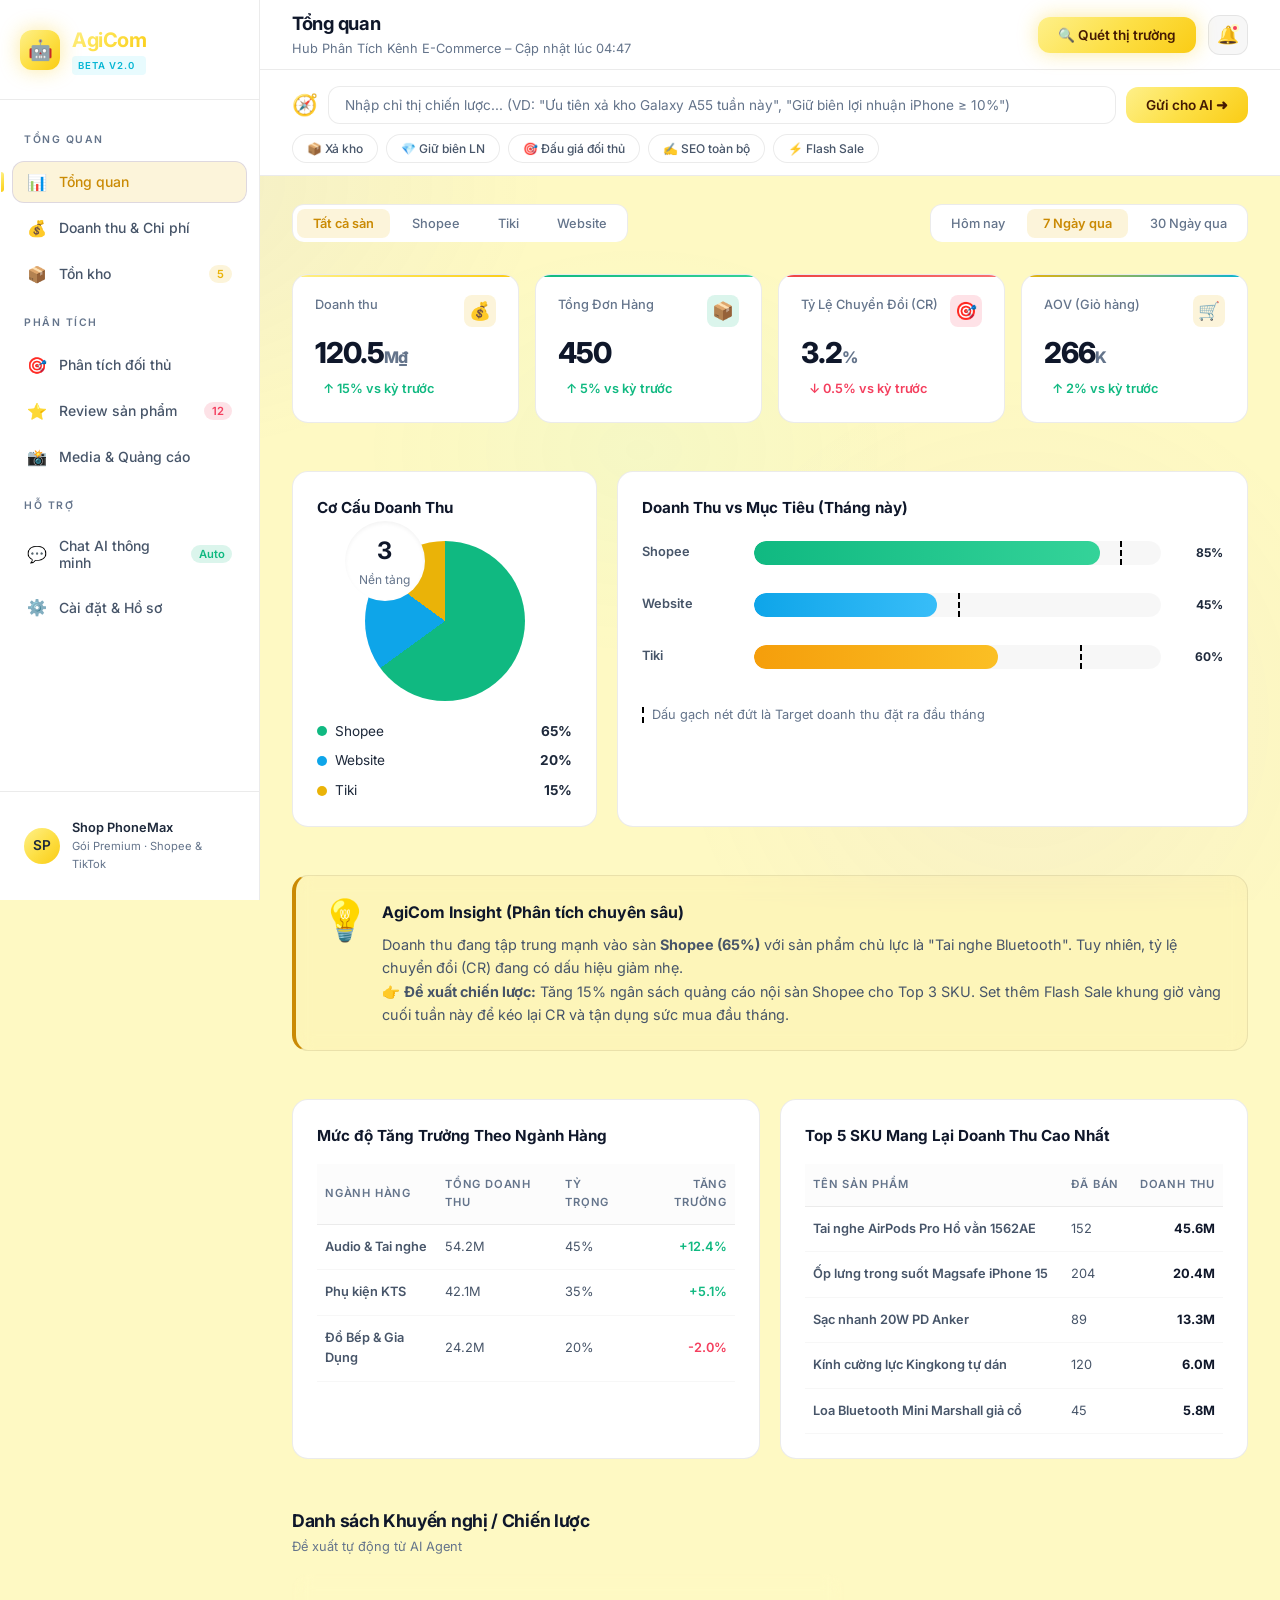
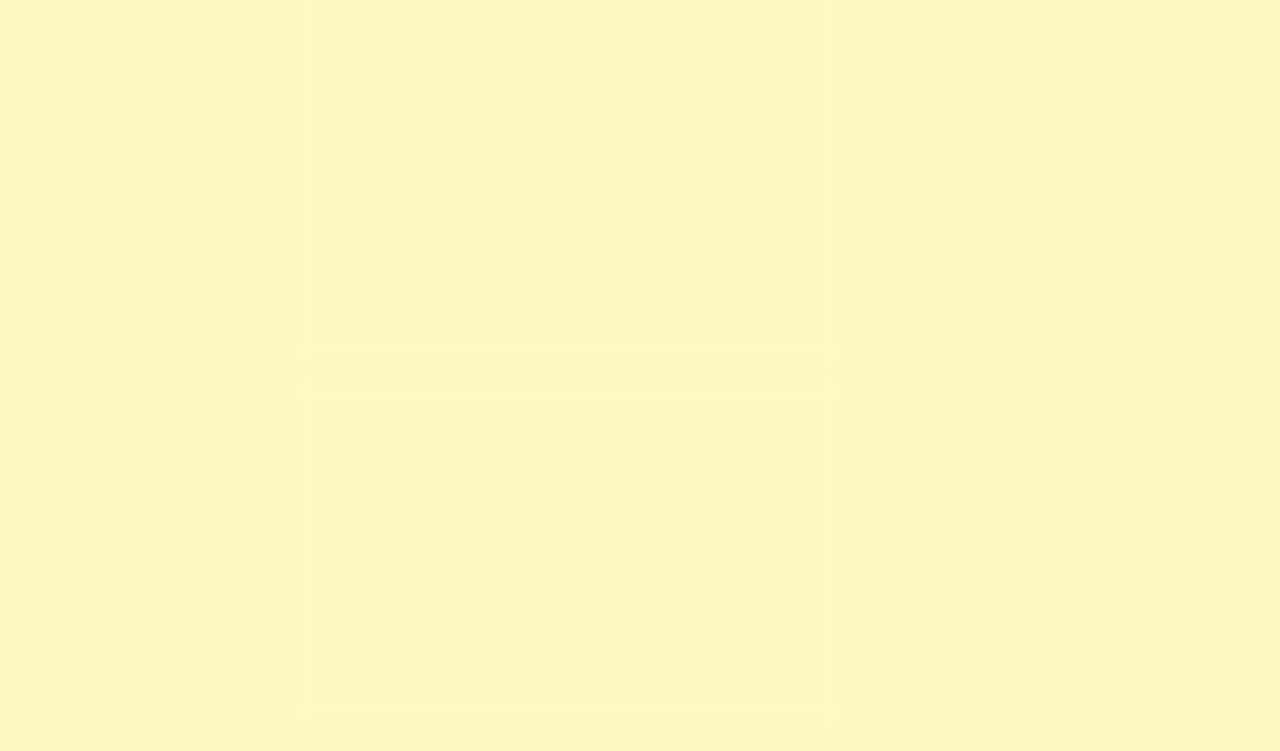
<file: frontend/src/index.html>
<!DOCTYPE html>
<html lang="vi">

<head>
    <meta charset="UTF-8" />
    <meta name="viewport" content="width=device-width, initial-scale=1.0" />
    <title>AgiCom – AI-Powered E-commerce Dashboard</title>
    <meta name="description"
        content="AgiCom Dashboard – Hệ thống Agentic AI hỗ trợ chủ shop quản lý giá, nội dung, chat tự động và phân tích thị trường." />
    <link rel="stylesheet" href="index.css" />
    <link rel="icon"
        href="data:image/svg+xml,<svg xmlns='http://www.w3.org/2000/svg' viewBox='0 0 100 100'><text y='.9em' font-size='90'>🤖</text></svg>" />
</head>

<body>

    <!-- ===== Toast Container ===== -->
    <div class="toast-container" id="toastContainer"></div>

    <!-- ===== Scanning Overlay ===== -->
    <div class="scan-overlay" id="scanOverlay">
        <div class="scan-content">
            <div class="scan-icon">🔍</div>
            <div class="scan-text">Đang phân tích thị trường...</div>
            <div class="scan-subtext">AI đang quét dữ liệu đối thủ và đề xuất chiến lược</div>
            <div class="scan-progress">
                <div class="scan-progress-bar"></div>
            </div>
        </div>
    </div>

    <!-- ===== Feedback Modal ===== -->
    <div class="modal-overlay" id="feedbackModal">
        <div class="modal-content">
            <div class="modal-header">
                <h3 class="modal-title">Từ chối đề xuất</h3>
                <button class="modal-close-btn" id="modalCloseBtn" aria-label="Close">✕</button>
            </div>
            <div class="modal-body">
                <label for="feedbackText">Vui lòng cho biết lý do từ chối:</label>
                <textarea id="feedbackText"
                    placeholder="Nhập lý do tại đây... (VD: Giá đề xuất quá thấp, chưa phù hợp với chi phí vận hành)"></textarea>
            </div>
            <div class="modal-footer">
                <button class="btn-modal-cancel" id="modalCancelBtn">Hủy</button>
                <button class="btn-modal-submit" id="modalSubmitBtn" disabled>Gửi & Từ chối</button>
            </div>
        </div>
    </div>

    <!-- ===== App Container ===== -->
    <div class="app-container">

        <!-- ===== Sidebar ===== -->
        <aside class="sidebar" id="sidebar">
            <div class="sidebar-header">
                <div class="sidebar-logo">
                    <div class="sidebar-logo-icon">🤖</div>
                    <div>
                        <div class="sidebar-logo-text">AgiCom</div>
                        <div class="sidebar-logo-badge">Beta v2.0</div>
                    </div>
                </div>
            </div>

            <nav class="sidebar-nav">
                <div class="nav-section-label">Tổng quan</div>
                <button class="nav-item active" data-page="dashboard" id="nav-dashboard">
                    <span class="nav-item-icon">📊</span>
                    Tổng quan
                </button>
                <button class="nav-item" data-page="revenue" id="nav-revenue">
                    <span class="nav-item-icon">💰</span>
                    Doanh thu & Chi phí
                </button>
                <button class="nav-item" data-page="inventory" id="nav-inventory">
                    <span class="nav-item-icon">📦</span>
                    Tồn kho
                    <span class="nav-item-badge"
                        style="background:var(--accent-amber-bg);color:var(--accent-amber);">5</span>
                </button>

                <div class="nav-section-label">Phân tích</div>
                <button class="nav-item" data-page="competitor" id="nav-competitor">
                    <span class="nav-item-icon">🎯</span>
                    Phân tích đối thủ
                </button>

                <button class="nav-item" data-page="reviews" id="nav-reviews">
                    <span class="nav-item-icon">⭐</span>
                    Review sản phẩm
                    <span class="nav-item-badge">12</span>
                </button>
                <button class="nav-item" data-page="media" id="nav-media">
                    <span class="nav-item-icon">📸</span>
                    Media & Quảng cáo
                </button>

                <div class="nav-section-label">Hỗ trợ</div>
                <button class="nav-item" data-page="chat" id="nav-chat">
                    <span class="nav-item-icon">💬</span>
                    Chat AI thông minh
                    <span class="nav-item-badge"
                        style="background:var(--accent-emerald-bg);color:var(--accent-emerald);">Auto</span>
                </button>

                <button class="nav-item" data-page="settings" id="nav-settings">
                    <span class="nav-item-icon">⚙️</span>
                    Cài đặt & Hồ sơ
                </button>
            </nav>

            <div class="sidebar-footer">
                <div class="sidebar-user">
                    <div class="sidebar-user-avatar">SP</div>
                    <div class="sidebar-user-info">
                        <div class="sidebar-user-name">Shop PhoneMax</div>
                        <div class="sidebar-user-role">Gói Premium · Shopee & TikTok</div>
                    </div>
                </div>
            </div>
        </aside>

        <!-- ===== Main Content ===== -->
        <main class="main-content">

            <!-- Header -->
            <header class="header">
                <div class="header-left">
                    <div class="header-title-area">
                        <h1 id="pageTitle">Dashboard</h1>
                        <p id="pageSubtitle">Tổng quan chiến lược AI – Cập nhật lúc 00:12, 10/04/2026</p>
                    </div>
                </div>
                <div class="header-right">
                    <button class="btn-scan" id="btnScan">
                        <span class="btn-scan-text">🔍 Quét thị trường</span>
                        <span class="btn-scan-loading"><span class="spinner"></span> Đang quét...</span>
                    </button>
                    <button class="header-icon-btn" id="btnNotification" aria-label="Notifications">
                        🔔
                        <span class="notification-dot"></span>
                    </button>
                </div>
            </header>

            <!-- ===== Strategic Guidance Toolbar ===== -->
            <div class="guidance-toolbar" id="guidanceToolbar">
                <div class="guidance-inner">
                    <div class="guidance-icon">🧭</div>
                    <input type="text" class="guidance-input" id="guidanceInput"
                        placeholder='Nhập chỉ thị chiến lược... (VD: "Ưu tiên xả kho Galaxy A55 tuần này", "Giữ biên lợi nhuận iPhone ≥ 10%")' />
                    <button class="guidance-send-btn" id="guidanceSendBtn">Gửi cho AI ➜</button>
                </div>
                <div class="guidance-tags" id="guidanceTags">
                    <button class="guidance-tag" data-cmd="Ưu tiên đẩy mạnh xả kho sản phẩm tồn lâu nhất">📦 Xả
                        kho</button>
                    <button class="guidance-tag"
                        data-cmd="Tập trung giữ vững biên lợi nhuận ≥ 10% cho tất cả sản phẩm">💎 Giữ biên LN</button>
                    <button class="guidance-tag" data-cmd="Tập trung cạnh tranh giá với MobileWorld Store tuần này">🎯
                        Đấu giá đối thủ</button>
                    <button class="guidance-tag"
                        data-cmd="Tối ưu SEO toàn bộ tiêu đề sản phẩm theo keyword Shopee trending">✍️ SEO toàn
                        bộ</button>
                    <button class="guidance-tag" data-cmd="Đẩy mạnh Flash Sale cuối tuần cho Samsung">⚡ Flash
                        Sale</button>
                </div>
                <div class="guidance-active-cmd" id="guidanceActiveCmd" style="display:none;">
                    <span class="guidance-active-label">🤖 AI đang ưu tiên:</span>
                    <span class="guidance-active-text" id="guidanceActiveCmdText"></span>
                    <button class="guidance-clear-btn" id="guidanceClearBtn">✕ Hủy</button>
                </div>
            </div>

            <!-- Page Content (all pages rendered here by JS) -->
            <div class="page-content" id="pageContent">
                <!-- Dynamic content rendered by app.js -->
            </div>

        </main>
    </div>

    <script src="app.js"></script>
</body>

</html>
</file>
<file: frontend/src/index.css>
/* ===== AgiCom Dashboard v2.0 – Complete Design System ===== */
@import url('https://fonts.googleapis.com/css2?family=Inter:wght@300;400;500;600;700;800&display=swap');

/* ===== CSS Custom Properties ===== */
:root {
    --bg-primary: #fef9c3;
    /* A very distinct beautiful pastel yellow */
    --bg-secondary: #ffffff;
    --bg-card: #ffffff;
    /* pure white cards */
    --bg-card-hover: #fafafa;
    --bg-glass: rgba(0, 0, 0, 0.03);
    --bg-sidebar: #ffffff;
    --bg-input: #ffffff;

    --border-primary: rgba(0, 0, 0, 0.08);
    --border-active: rgba(234, 179, 8, 0.5);
    --border-hover: rgba(0, 0, 0, 0.15);

    --text-primary: #1e293b;
    --text-secondary: #475569;
    --text-muted: #64748b;
    --text-heading: #0f172a;

    --accent-indigo: #ca8a04;
    --accent-indigo-bg: rgba(234, 179, 8, 0.15);
    --accent-violet: #f59e0b;
    --accent-blue: #0ea5e9;
    --accent-cyan: #06b6d4;
    --accent-emerald: #10b981;
    --accent-emerald-bg: rgba(16, 185, 129, 0.15);
    --accent-amber: #eab308;
    --accent-amber-bg: rgba(234, 179, 8, 0.15);
    --accent-rose: #f43f5e;
    --accent-rose-bg: rgba(244, 63, 94, 0.15);

    --gradient-primary: linear-gradient(135deg, #fef08a 0%, #fde047 50%, #facc15 100%);
    --gradient-success: linear-gradient(135deg, #10b981 0%, #34d399 100%);
    --gradient-danger: linear-gradient(135deg, #ef4444 0%, #f87171 100%);
    --gradient-glow: linear-gradient(135deg, rgba(250, 204, 21, 0.3) 0%, rgba(234, 179, 8, 0.1) 100%);
    --gradient-card: linear-gradient(135deg, rgba(234, 179, 8, 0.08) 0%, rgba(253, 224, 71, 0.03) 100%);

    --shadow-sm: 0 1px 2px rgba(0, 0, 0, 0.05);
    --shadow-md: 0 4px 12px rgba(0, 0, 0, 0.05);
    --shadow-lg: 0 8px 32px rgba(0, 0, 0, 0.1);
    --shadow-glow: 0 0 20px rgba(250, 204, 21, 0.4);
    --shadow-glow-success: 0 0 20px rgba(52, 211, 153, 0.2);
    --shadow-glow-danger: 0 0 20px rgba(251, 113, 133, 0.2);

    --sidebar-width: 260px;
    --header-height: 70px;
    --radius-sm: 8px;
    --radius-md: 12px;
    --radius-lg: 16px;
    --radius-xl: 20px;

    --transition-fast: 150ms cubic-bezier(0.4, 0, 0.2, 1);
    --transition-base: 250ms cubic-bezier(0.4, 0, 0.2, 1);
    --transition-slow: 400ms cubic-bezier(0.4, 0, 0.2, 1);
    --transition-spring: 500ms cubic-bezier(0.34, 1.56, 0.64, 1);
}

/* ===== Reset & Base ===== */
*,
*::before,
*::after {
    margin: 0;
    padding: 0;
    box-sizing: border-box;
}

html {
    font-size: 16px;
    scroll-behavior: smooth;
}

body {
    font-family: 'Inter', -apple-system, BlinkMacSystemFont, sans-serif;
    background: var(--bg-primary);
    color: var(--text-primary);
    line-height: 1.6;
    overflow-x: hidden;
    min-height: 100vh;
}

body::before {
    content: '';
    position: fixed;
    inset: 0;
    background:
        radial-gradient(ellipse 600px 400px at 10% 20%, rgba(99, 102, 241, 0.08) 0%, transparent 70%),
        radial-gradient(ellipse 500px 500px at 80% 80%, rgba(139, 92, 246, 0.06) 0%, transparent 70%),
        radial-gradient(ellipse 400px 300px at 50% 50%, rgba(34, 211, 238, 0.04) 0%, transparent 70%);
    pointer-events: none;
    z-index: 0;
}

a {
    color: var(--accent-indigo);
    text-decoration: none;
}

button {
    cursor: pointer;
    font-family: inherit;
}

input,
textarea,
select {
    font-family: inherit;
}

::-webkit-scrollbar {
    width: 6px;
    height: 6px;
}

::-webkit-scrollbar-track {
    background: transparent;
}

::-webkit-scrollbar-thumb {
    background: rgba(0, 0, 0, 0.1);
    border-radius: 3px;
}

::-webkit-scrollbar-thumb:hover {
    background: rgba(0, 0, 0, 0.2);
}

/* ===== App Layout ===== */
.app-container {
    display: flex;
    min-height: 100vh;
    position: relative;
    z-index: 1;
}

/* ===== Sidebar ===== */
.sidebar {
    width: var(--sidebar-width);
    min-height: 100vh;
    background: var(--bg-sidebar);
    border-right: 1px solid var(--border-primary);
    display: flex;
    flex-direction: column;
    position: fixed;
    left: 0;
    top: 0;
    bottom: 0;
    z-index: 100;
    backdrop-filter: blur(20px);
    transition: transform var(--transition-base);
}

.sidebar-header {
    padding: 24px 20px;
    border-bottom: 1px solid var(--border-primary);
}

.sidebar-logo {
    display: flex;
    align-items: center;
    gap: 12px;
}

.sidebar-logo-icon {
    width: 40px;
    height: 40px;
    border-radius: var(--radius-md);
    background: var(--gradient-primary);
    display: flex;
    align-items: center;
    justify-content: center;
    font-size: 20px;
    box-shadow: var(--shadow-glow);
}

.sidebar-logo-text {
    font-size: 1.25rem;
    font-weight: 700;
    background: var(--gradient-primary);
    -webkit-background-clip: text;
    -webkit-text-fill-color: transparent;
    background-clip: text;
    letter-spacing: -0.5px;
}

.sidebar-logo-badge {
    font-size: 0.6rem;
    font-weight: 600;
    color: var(--accent-cyan);
    background: rgba(34, 211, 238, 0.1);
    padding: 2px 6px;
    border-radius: 4px;
    letter-spacing: 1px;
    text-transform: uppercase;
}

.sidebar-nav {
    flex: 1;
    padding: 16px 12px;
    display: flex;
    flex-direction: column;
    gap: 4px;
    overflow-y: auto;
}

.nav-section-label {
    font-size: 0.65rem;
    font-weight: 600;
    color: var(--text-muted);
    text-transform: uppercase;
    letter-spacing: 1.5px;
    padding: 16px 12px 8px;
}

.nav-item {
    display: flex;
    align-items: center;
    gap: 12px;
    padding: 10px 14px;
    border-radius: var(--radius-md);
    color: var(--text-secondary);
    font-size: 0.875rem;
    font-weight: 500;
    transition: all var(--transition-fast);
    border: 1px solid transparent;
    position: relative;
    background: none;
    width: 100%;
    text-align: left;
}

.nav-item:hover {
    background: var(--bg-glass);
    color: var(--text-primary);
    border-color: var(--border-hover);
}

.nav-item.active {
    background: var(--accent-indigo-bg);
    color: var(--accent-indigo);
    border-color: rgba(99, 102, 241, 0.2);
}

.nav-item.active::before {
    content: '';
    position: absolute;
    left: -12px;
    top: 50%;
    transform: translateY(-50%);
    width: 3px;
    height: 20px;
    border-radius: 0 3px 3px 0;
    background: var(--gradient-primary);
}

.nav-item-icon {
    width: 20px;
    height: 20px;
    display: flex;
    align-items: center;
    justify-content: center;
    font-size: 1rem;
    flex-shrink: 0;
}

.nav-item-badge {
    margin-left: auto;
    background: var(--accent-rose-bg);
    color: var(--accent-rose);
    font-size: 0.7rem;
    font-weight: 600;
    padding: 2px 8px;
    border-radius: 10px;
    min-width: 20px;
    text-align: center;
}

.sidebar-footer {
    padding: 16px 12px;
    border-top: 1px solid var(--border-primary);
}

.sidebar-user {
    display: flex;
    align-items: center;
    gap: 12px;
    padding: 10px 12px;
    border-radius: var(--radius-md);
    transition: background var(--transition-fast);
}

.sidebar-user:hover {
    background: var(--bg-glass);
}

.sidebar-user-avatar {
    width: 36px;
    height: 36px;
    border-radius: 50%;
    background: var(--gradient-primary);
    display: flex;
    align-items: center;
    justify-content: center;
    font-weight: 600;
    font-size: 0.85rem;
}

.sidebar-user-info {
    flex: 1;
    min-width: 0;
}

.sidebar-user-name {
    font-size: 0.8rem;
    font-weight: 600;
    color: var(--text-primary);
    white-space: nowrap;
    overflow: hidden;
    text-overflow: ellipsis;
}

.sidebar-user-role {
    font-size: 0.7rem;
    color: var(--text-muted);
}

/* ===== Main Content ===== */
.main-content {
    flex: 1;
    margin-left: var(--sidebar-width);
    display: flex;
    flex-direction: column;
    min-height: 100vh;
}

/* ===== Header ===== */
.header {
    height: var(--header-height);
    display: flex;
    align-items: center;
    justify-content: space-between;
    padding: 0 32px;
    border-bottom: 1px solid var(--border-primary);
    background: var(--bg-secondary);
    z-index: 50;
}

.header-left {
    display: flex;
    align-items: center;
    gap: 16px;
}

.header-title-area h1 {
    font-size: 1.15rem;
    font-weight: 700;
    color: var(--text-heading);
    letter-spacing: -0.3px;
}

.header-title-area p {
    font-size: 0.8rem;
    color: var(--text-muted);
    margin-top: 1px;
}

.header-right {
    display: flex;
    align-items: center;
    gap: 12px;
}

.btn-scan {
    display: inline-flex;
    align-items: center;
    gap: 8px;
    padding: 10px 20px;
    background: var(--gradient-primary);
    color: #451a03;
    font-size: 0.85rem;
    font-weight: 600;
    border: none;
    border-radius: var(--radius-md);
    box-shadow: var(--shadow-glow);
    transition: all var(--transition-base);
    position: relative;
    overflow: hidden;
}

.btn-scan:hover {
    transform: translateY(-1px);
    box-shadow: 0 0 30px rgba(99, 102, 241, 0.3);
}

.btn-scan:active {
    transform: translateY(0);
}

.btn-scan.scanning {
    pointer-events: none;
    opacity: 0.85;
}

.btn-scan.scanning .btn-scan-text {
    display: none;
}

.btn-scan.scanning .btn-scan-loading {
    display: inline-flex;
}

.btn-scan-loading {
    display: none;
    align-items: center;
    gap: 8px;
}

.spinner {
    width: 16px;
    height: 16px;
    border: 2px solid rgba(0, 0, 0, 0.3);
    border-top-color: white;
    border-radius: 50%;
    animation: spin 0.8s linear infinite;
}

@keyframes spin {
    to {
        transform: rotate(360deg);
    }
}

.header-icon-btn {
    width: 40px;
    height: 40px;
    border-radius: var(--radius-md);
    border: 1px solid var(--border-primary);
    background: var(--bg-glass);
    color: var(--text-secondary);
    display: flex;
    align-items: center;
    justify-content: center;
    font-size: 1.1rem;
    transition: all var(--transition-fast);
    position: relative;
}

.header-icon-btn:hover {
    background: var(--bg-card-hover);
    color: var(--text-primary);
    border-color: var(--border-hover);
}

.notification-dot {
    position: absolute;
    top: 8px;
    right: 8px;
    width: 8px;
    height: 8px;
    background: var(--accent-rose);
    border-radius: 50%;
    border: 2px solid var(--bg-primary);
}

/* ===== Guidance Toolbar ===== */
.guidance-toolbar {
    padding: 16px 32px 12px;
    border-bottom: 1px solid var(--border-primary);
    background: var(--bg-secondary);
}

.guidance-inner {
    display: flex;
    gap: 10px;
    align-items: center;
}

.guidance-icon {
    font-size: 1.3rem;
    flex-shrink: 0;
}

.guidance-input {
    flex: 1;
    padding: 10px 16px;
    background: var(--bg-input);
    border: 1px solid var(--border-primary);
    border-radius: var(--radius-md);
    font-size: 0.85rem;
    color: var(--text-primary);
    transition: border-color var(--transition-fast);
}

.guidance-input:focus {
    outline: none;
    border-color: var(--accent-indigo);
    box-shadow: 0 0 0 3px rgba(99, 102, 241, 0.1);
}

.guidance-input::placeholder {
    color: var(--text-muted);
}

.guidance-send-btn {
    padding: 10px 20px;
    background: var(--gradient-primary);
    color: #451a03;
    border: none;
    border-radius: var(--radius-md);
    font-size: 0.85rem;
    font-weight: 600;
    white-space: nowrap;
    transition: all var(--transition-base);
}

.guidance-send-btn:hover {
    transform: translateY(-1px);
    box-shadow: var(--shadow-glow);
}

.guidance-tags {
    display: flex;
    gap: 8px;
    margin-top: 10px;
    flex-wrap: wrap;
}

.guidance-tag {
    padding: 6px 14px;
    background: var(--bg-card);
    border: 1px solid var(--border-primary);
    border-radius: 20px;
    font-size: 0.75rem;
    font-weight: 500;
    color: var(--text-secondary);
    transition: all var(--transition-fast);
}

.guidance-tag:hover {
    background: var(--accent-indigo-bg);
    color: var(--accent-indigo);
    border-color: rgba(99, 102, 241, 0.3);
}

.guidance-active-cmd {
    margin-top: 10px;
    padding: 10px 16px;
    background: var(--accent-indigo-bg);
    border: 1px solid rgba(99, 102, 241, 0.2);
    border-radius: var(--radius-md);
    display: flex;
    align-items: center;
    gap: 10px;
    animation: fadeInUp 0.3s ease;
}

.guidance-active-label {
    font-size: 0.8rem;
    font-weight: 600;
    color: var(--accent-indigo);
    white-space: nowrap;
}

.guidance-active-text {
    font-size: 0.8rem;
    color: var(--text-primary);
    flex: 1;
}

.guidance-clear-btn {
    padding: 4px 12px;
    background: var(--accent-rose-bg);
    color: var(--accent-rose);
    border: 1px solid rgba(251, 113, 133, 0.2);
    border-radius: 6px;
    font-size: 0.7rem;
    font-weight: 600;
    white-space: nowrap;
    transition: all var(--transition-fast);
}

.guidance-clear-btn:hover {
    background: var(--accent-rose);
    color: white;
}

/* ===== Page Content ===== */
.page-content {
    flex: 1;
    padding: 28px 32px;
    display: flex;
    flex-direction: column;
    gap: 24px;
}

/* ===== Stats Grid ===== */
.stats-grid {
    display: grid;
    grid-template-columns: repeat(4, 1fr);
    gap: 16px;
}

.stat-card {
    background: var(--bg-card);
    border: 1px solid var(--border-primary);
    border-radius: var(--radius-lg);
    padding: 20px 22px;
    backdrop-filter: blur(10px);
    transition: all var(--transition-base);
    position: relative;
    overflow: hidden;
}

.stat-card::before {
    content: '';
    position: absolute;
    top: 0;
    left: 0;
    right: 0;
    height: 2px;
    border-radius: var(--radius-lg) var(--radius-lg) 0 0;
}

.stat-card.indigo::before {
    background: var(--gradient-primary);
}

.stat-card.emerald::before {
    background: var(--gradient-success);
}

.stat-card.rose::before {
    background: var(--gradient-danger);
}

.stat-card.amber::before {
    background: linear-gradient(135deg, var(--accent-amber), var(--accent-cyan));
}

.stat-card.blue::before {
    background: linear-gradient(135deg, var(--accent-blue), var(--accent-cyan));
}

.stat-card.violet::before {
    background: linear-gradient(135deg, var(--accent-violet), var(--accent-indigo));
}

.stat-card:hover {
    border-color: var(--border-hover);
    transform: translateY(-2px);
    box-shadow: var(--shadow-md);
}

.stat-card-header {
    display: flex;
    align-items: center;
    justify-content: space-between;
    margin-bottom: 12px;
}

.stat-card-icon {
    width: 40px;
    height: 40px;
    border-radius: var(--radius-md);
    display: flex;
    align-items: center;
    justify-content: center;
    font-size: 1.15rem;
}

.stat-card-trend {
    font-size: 0.75rem;
    font-weight: 600;
    padding: 3px 8px;
    border-radius: 6px;
}

.stat-card-trend.up {
    color: var(--accent-emerald);
    background: var(--accent-emerald-bg);
}

.stat-card-trend.down {
    color: var(--accent-rose);
    background: var(--accent-rose-bg);
}

.stat-card-value {
    font-size: 1.75rem;
    font-weight: 800;
    color: var(--text-heading);
    letter-spacing: -1px;
    line-height: 1;
    margin-bottom: 4px;
}

.stat-card-label {
    font-size: 0.8rem;
    color: var(--text-muted);
    font-weight: 500;
}

/* ===== Section & Cards (shared) ===== */
.section-header {
    display: flex;
    align-items: center;
    justify-content: space-between;
    flex-wrap: wrap;
    gap: 12px;
}

.section-title {
    font-size: 1.1rem;
    font-weight: 700;
    color: var(--text-heading);
    letter-spacing: -0.3px;
}

.section-subtitle {
    font-size: 0.8rem;
    color: var(--text-muted);
    margin-top: 2px;
}

.content-card {
    background: var(--bg-card);
    border: 1px solid var(--border-primary);
    border-radius: var(--radius-lg);
    padding: 24px;
    backdrop-filter: blur(10px);
    transition: all var(--transition-base);
    animation: fadeInUp 0.4s ease-out both;
}

.content-card:hover {
    border-color: var(--border-hover);
}

.content-card-title {
    font-size: 0.95rem;
    font-weight: 700;
    color: var(--text-heading);
    margin-bottom: 16px;
    display: flex;
    align-items: center;
    gap: 8px;
}

/* ===== Filter Tabs ===== */
.filter-tabs {
    display: flex;
    gap: 6px;
    background: var(--bg-card);
    padding: 4px;
    border-radius: var(--radius-md);
    border: 1px solid var(--border-primary);
}

.filter-tab {
    padding: 7px 16px;
    border-radius: var(--radius-sm);
    font-size: 0.8rem;
    font-weight: 500;
    color: var(--text-muted);
    border: none;
    background: transparent;
    transition: all var(--transition-fast);
    white-space: nowrap;
}

.filter-tab:hover {
    color: var(--text-secondary);
    background: var(--bg-glass);
}

.filter-tab.active {
    background: var(--accent-indigo-bg);
    color: var(--accent-indigo);
    font-weight: 600;
}

/* ===== Strategy Cards ===== */
.strategy-list {
    display: flex;
    flex-direction: column;
    gap: 16px;
}

.strategy-card {
    background: var(--bg-card);
    border: 1px solid var(--border-primary);
    border-radius: var(--radius-lg);
    padding: 24px;
    backdrop-filter: blur(10px);
    transition: all var(--transition-base);
    animation: fadeInUp 0.4s ease-out both;
    position: relative;
    overflow: hidden;
}

.strategy-card::after {
    content: '';
    position: absolute;
    inset: 0;
    background: var(--gradient-card);
    pointer-events: none;
    opacity: 0;
    transition: opacity var(--transition-base);
}

.strategy-card:hover {
    border-color: var(--border-hover);
    box-shadow: var(--shadow-md);
}

.strategy-card:hover::after {
    opacity: 1;
}

.strategy-card:nth-child(1) {
    animation-delay: 0ms;
}

.strategy-card:nth-child(2) {
    animation-delay: 80ms;
}

.strategy-card:nth-child(3) {
    animation-delay: 160ms;
}

.strategy-card:nth-child(4) {
    animation-delay: 240ms;
}

.strategy-card:nth-child(5) {
    animation-delay: 320ms;
}

@keyframes fadeInUp {
    from {
        opacity: 0;
        transform: translateY(16px);
    }

    to {
        opacity: 1;
        transform: translateY(0);
    }
}

.strategy-card-top {
    display: flex;
    align-items: flex-start;
    justify-content: space-between;
    gap: 16px;
    margin-bottom: 16px;
    position: relative;
    z-index: 1;
}

.strategy-card-info {
    flex: 1;
    min-width: 0;
}

.strategy-type-badge {
    display: inline-flex;
    align-items: center;
    gap: 6px;
    font-size: 0.7rem;
    font-weight: 600;
    text-transform: uppercase;
    letter-spacing: 0.8px;
    padding: 4px 10px;
    border-radius: 6px;
    margin-bottom: 10px;
}

.strategy-type-badge.pricing {
    background: var(--accent-emerald-bg);
    color: var(--accent-emerald);
}

.strategy-type-badge.content {
    background: var(--accent-indigo-bg);
    color: var(--accent-indigo);
}

.strategy-type-badge.chat_response {
    background: var(--accent-amber-bg);
    color: var(--accent-amber);
}

.strategy-title {
    font-size: 1.05rem;
    font-weight: 700;
    color: var(--text-heading);
    margin-bottom: 6px;
    letter-spacing: -0.2px;
}

.strategy-description {
    font-size: 0.85rem;
    color: var(--text-secondary);
    line-height: 1.6;
}

.strategy-meta {
    display: flex;
    gap: 16px;
    flex-shrink: 0;
    align-items: center;
}

.status-badge {
    display: inline-flex;
    align-items: center;
    gap: 6px;
    padding: 5px 12px;
    border-radius: 20px;
    font-size: 0.75rem;
    font-weight: 600;
    transition: all var(--transition-base);
}

.status-badge.pending {
    background: var(--accent-amber-bg);
    color: var(--accent-amber);
}

.status-badge.approved {
    background: var(--accent-emerald-bg);
    color: var(--accent-emerald);
}

.status-badge.denied {
    background: var(--accent-rose-bg);
    color: var(--accent-rose);
}

.status-dot {
    width: 6px;
    height: 6px;
    border-radius: 50%;
    background: currentColor;
}

.status-badge.pending .status-dot {
    animation: pulse 2s ease-in-out infinite;
}

@keyframes pulse {

    0%,
    100% {
        opacity: 1;
    }

    50% {
        opacity: 0.4;
    }
}

.confidence-bar {
    display: flex;
    align-items: center;
    gap: 8px;
    margin-top: 12px;
    position: relative;
    z-index: 1;
}

.confidence-label {
    font-size: 0.75rem;
    color: var(--text-muted);
    font-weight: 500;
    white-space: nowrap;
}

.confidence-track {
    flex: 1;
    height: 6px;
    background: rgba(0, 0, 0, 0.06);
    border-radius: 3px;
    overflow: hidden;
    max-width: 160px;
}

.confidence-fill {
    height: 100%;
    border-radius: 3px;
    transition: width 1s ease-out;
}

.confidence-fill.high {
    background: var(--accent-emerald);
}

.confidence-fill.medium {
    background: var(--accent-amber);
}

.confidence-fill.low {
    background: var(--accent-rose);
}

.confidence-value {
    font-size: 0.75rem;
    font-weight: 700;
    min-width: 35px;
}

.confidence-value.high {
    color: var(--accent-emerald);
}

.confidence-value.medium {
    color: var(--accent-amber);
}

.confidence-value.low {
    color: var(--accent-rose);
}

.impact-badge {
    font-size: 0.7rem;
    font-weight: 600;
    padding: 3px 8px;
    border-radius: 5px;
    text-transform: uppercase;
    letter-spacing: 0.5px;
}

.impact-badge.high {
    background: var(--accent-rose-bg);
    color: var(--accent-rose);
}

.impact-badge.medium {
    background: var(--accent-amber-bg);
    color: var(--accent-amber);
}

.impact-badge.low {
    background: var(--accent-emerald-bg);
    color: var(--accent-emerald);
}

.strategy-comparison {
    display: grid;
    grid-template-columns: 1fr auto 1fr;
    gap: 12px;
    align-items: center;
    margin-top: 16px;
    padding: 16px;
    background: rgba(0, 0, 0, 0.02);
    border-radius: var(--radius-md);
    border: 1px solid var(--border-primary);
    position: relative;
    z-index: 1;
}

.comparison-box {
    text-align: center;
}

.comparison-label {
    font-size: 0.7rem;
    color: var(--text-muted);
    font-weight: 500;
    text-transform: uppercase;
    letter-spacing: 0.8px;
    margin-bottom: 6px;
}

.comparison-value {
    font-size: 1.2rem;
    font-weight: 700;
    color: var(--text-secondary);
}

.comparison-value.new {
    color: var(--accent-emerald);
}

.comparison-arrow {
    font-size: 1.3rem;
    color: var(--accent-indigo);
}

.competitor-table {
    margin-top: 12px;
    width: 100%;
    position: relative;
    z-index: 1;
}

.competitor-table table {
    width: 100%;
    border-collapse: collapse;
    font-size: 0.8rem;
}

.competitor-table th {
    text-align: left;
    color: var(--text-muted);
    font-weight: 600;
    font-size: 0.7rem;
    text-transform: uppercase;
    letter-spacing: 0.8px;
    padding: 8px 12px;
    border-bottom: 1px solid var(--border-primary);
}

.competitor-table td {
    padding: 8px 12px;
    color: var(--text-secondary);
    border-bottom: 1px solid rgba(0, 0, 0, 0.03);
}

.competitor-table tr:last-child td {
    border-bottom: none;
}

.reasoning-toggle {
    display: flex;
    align-items: center;
    gap: 8px;
    padding: 10px 0;
    font-size: 0.8rem;
    font-weight: 600;
    color: var(--accent-indigo);
    background: none;
    border: none;
    cursor: pointer;
    position: relative;
    z-index: 1;
    transition: color var(--transition-fast);
}

.reasoning-toggle:hover {
    color: var(--accent-violet);
}

.reasoning-toggle-icon {
    transition: transform var(--transition-base);
    font-size: 0.7rem;
}

.reasoning-toggle-icon.open {
    transform: rotate(180deg);
}

.reasoning-content {
    max-height: 0;
    overflow: hidden;
    transition: max-height var(--transition-slow), opacity var(--transition-base);
    opacity: 0;
    position: relative;
    z-index: 1;
}

.reasoning-content.open {
    max-height: 300px;
    opacity: 1;
}

.reasoning-text {
    padding: 14px 16px;
    background: rgba(99, 102, 241, 0.05);
    border-left: 3px solid var(--accent-indigo);
    border-radius: 0 var(--radius-sm) var(--radius-sm) 0;
    font-size: 0.85rem;
    color: var(--text-secondary);
    line-height: 1.7;
}

.reasoning-text .ai-label {
    display: inline-flex;
    align-items: center;
    gap: 4px;
    font-size: 0.7rem;
    font-weight: 600;
    color: var(--accent-indigo);
    margin-bottom: 6px;
}

.strategy-actions {
    display: flex;
    gap: 10px;
    margin-top: 16px;
    position: relative;
    z-index: 1;
}

.btn {
    display: inline-flex;
    align-items: center;
    gap: 8px;
    padding: 10px 20px;
    font-size: 0.85rem;
    font-weight: 600;
    border: 1px solid transparent;
    border-radius: var(--radius-md);
    transition: all var(--transition-base);
}

.btn-accept {
    background: var(--accent-emerald-bg);
    color: var(--accent-emerald);
    border-color: rgba(52, 211, 153, 0.2);
}

.btn-accept:hover {
    background: var(--accent-emerald);
    color: white;
    box-shadow: var(--shadow-glow-success);
    transform: translateY(-1px);
}

.btn-deny {
    background: var(--accent-rose-bg);
    color: var(--accent-rose);
    border-color: rgba(251, 113, 133, 0.2);
}

.btn-deny:hover {
    background: var(--accent-rose);
    color: white;
    box-shadow: var(--shadow-glow-danger);
    transform: translateY(-1px);
}

.btn:active {
    transform: translateY(0) scale(0.97);
}

.btn:disabled {
    opacity: 0.5;
    pointer-events: none;
}

/* ===== Modal ===== */
.modal-overlay {
    position: fixed;
    inset: 0;
    background: rgba(0, 0, 0, 0.6);
    backdrop-filter: blur(6px);
    display: flex;
    align-items: center;
    justify-content: center;
    z-index: 1000;
    opacity: 0;
    visibility: hidden;
    transition: all var(--transition-base);
}

.modal-overlay.show {
    opacity: 1;
    visibility: visible;
}

.modal-content {
    background: var(--bg-secondary);
    border: 1px solid var(--border-primary);
    border-radius: var(--radius-xl);
    padding: 28px;
    width: 100%;
    max-width: 480px;
    box-shadow: var(--shadow-lg);
    transform: translateY(20px) scale(0.95);
    transition: transform var(--transition-spring);
}

.modal-overlay.show .modal-content {
    transform: translateY(0) scale(1);
}

.modal-header {
    display: flex;
    align-items: center;
    justify-content: space-between;
    margin-bottom: 20px;
}

.modal-title {
    font-size: 1.1rem;
    font-weight: 700;
    color: var(--text-heading);
}

.modal-close-btn {
    width: 32px;
    height: 32px;
    border-radius: var(--radius-sm);
    border: 1px solid var(--border-primary);
    background: var(--bg-glass);
    color: var(--text-muted);
    display: flex;
    align-items: center;
    justify-content: center;
    font-size: 1rem;
    transition: all var(--transition-fast);
}

.modal-close-btn:hover {
    color: var(--text-primary);
    background: var(--bg-card-hover);
}

.modal-body textarea {
    width: 100%;
    min-height: 120px;
    background: var(--bg-input);
    border: 1px solid var(--border-primary);
    border-radius: var(--radius-md);
    padding: 14px;
    font-size: 0.85rem;
    color: var(--text-primary);
    resize: vertical;
    transition: border-color var(--transition-fast);
    line-height: 1.6;
}

.modal-body textarea:focus {
    outline: none;
    border-color: var(--accent-indigo);
    box-shadow: 0 0 0 3px rgba(99, 102, 241, 0.1);
}

.modal-body textarea::placeholder {
    color: var(--text-muted);
}

.modal-body label {
    display: block;
    font-size: 0.8rem;
    font-weight: 600;
    color: var(--text-secondary);
    margin-bottom: 8px;
}

.modal-footer {
    display: flex;
    gap: 10px;
    justify-content: flex-end;
    margin-top: 20px;
}

.btn-modal-cancel {
    padding: 10px 20px;
    background: var(--bg-glass);
    border: 1px solid var(--border-primary);
    color: var(--text-secondary);
    font-size: 0.85rem;
    font-weight: 600;
    border-radius: var(--radius-md);
    transition: all var(--transition-fast);
}

.btn-modal-cancel:hover {
    background: var(--bg-card-hover);
    color: var(--text-primary);
}

.btn-modal-submit {
    padding: 10px 24px;
    background: var(--gradient-danger);
    color: white;
    border: none;
    font-size: 0.85rem;
    font-weight: 600;
    border-radius: var(--radius-md);
    transition: all var(--transition-base);
}

.btn-modal-submit:hover {
    transform: translateY(-1px);
    box-shadow: var(--shadow-glow-danger);
}

.btn-modal-submit:disabled {
    opacity: 0.5;
    pointer-events: none;
}

/* ===== Toast ===== */
.toast-container {
    position: fixed;
    top: 24px;
    right: 24px;
    z-index: 2000;
    display: flex;
    flex-direction: column;
    gap: 10px;
    pointer-events: none;
}

.toast {
    display: flex;
    align-items: center;
    gap: 12px;
    padding: 14px 20px;
    background: var(--bg-secondary);
    border: 1px solid var(--border-primary);
    border-radius: var(--radius-md);
    box-shadow: var(--shadow-lg);
    pointer-events: auto;
    min-width: 300px;
    max-width: 420px;
    animation: toastIn 0.4s cubic-bezier(0.34, 1.56, 0.64, 1);
    transform-origin: top right;
}

.toast.removing {
    animation: toastOut 0.3s ease-in forwards;
}

@keyframes toastIn {
    from {
        opacity: 0;
        transform: translateX(100%) scale(0.8);
    }

    to {
        opacity: 1;
        transform: translateX(0) scale(1);
    }
}

@keyframes toastOut {
    from {
        opacity: 1;
        transform: translateX(0) scale(1);
    }

    to {
        opacity: 0;
        transform: translateX(100%) scale(0.8);
    }
}

.toast-icon {
    font-size: 1.2rem;
    flex-shrink: 0;
}

.toast-message {
    font-size: 0.85rem;
    font-weight: 500;
    color: var(--text-primary);
    flex: 1;
}

.toast.success {
    border-color: rgba(52, 211, 153, 0.3);
}

.toast.success .toast-icon {
    color: var(--accent-emerald);
}

.toast.error {
    border-color: rgba(251, 113, 133, 0.3);
}

.toast.error .toast-icon {
    color: var(--accent-rose);
}

.toast.info {
    border-color: rgba(96, 165, 250, 0.3);
}

.toast.info .toast-icon {
    color: var(--accent-blue);
}

/* ===== Scan Overlay ===== */
.scan-overlay {
    position: fixed;
    inset: 0;
    background: rgba(0, 0, 0, 0.5);
    backdrop-filter: blur(8px);
    display: flex;
    align-items: center;
    justify-content: center;
    z-index: 500;
    opacity: 0;
    visibility: hidden;
    transition: all var(--transition-base);
}

.scan-overlay.show {
    opacity: 1;
    visibility: visible;
}

.scan-content {
    text-align: center;
    animation: fadeInUp 0.4s ease-out;
}

.scan-icon {
    font-size: 3rem;
    margin-bottom: 16px;
    animation: scanPulse 1.5s ease-in-out infinite;
}

@keyframes scanPulse {

    0%,
    100% {
        transform: scale(1);
        opacity: 1;
    }

    50% {
        transform: scale(1.1);
        opacity: 0.7;
    }
}

.scan-text {
    font-size: 1.1rem;
    font-weight: 600;
    color: var(--text-heading);
    margin-bottom: 8px;
}

.scan-subtext {
    font-size: 0.85rem;
    color: var(--text-muted);
}

.scan-progress {
    width: 200px;
    height: 4px;
    background: rgba(0, 0, 0, 0.1);
    border-radius: 2px;
    margin: 16px auto 0;
    overflow: hidden;
}

.scan-progress-bar {
    height: 100%;
    background: var(--gradient-primary);
    border-radius: 2px;
    width: 0%;
    animation: scanProgress 3s ease-in-out forwards;
}

@keyframes scanProgress {
    0% {
        width: 0%;
    }

    30% {
        width: 45%;
    }

    60% {
        width: 70%;
    }

    90% {
        width: 90%;
    }

    100% {
        width: 100%;
    }
}

/* ===== Dashboard Grid (strategies + chat) ===== */
.dashboard-grid {
    display: grid;
    grid-template-columns: 1fr 380px;
    gap: 24px;
    align-items: start;
}

/* ===== Chat Panel (Dashboard sidebar) ===== */
.chat-panel {
    background: var(--bg-card);
    border: 1px solid var(--border-primary);
    border-radius: var(--radius-lg);
    display: flex;
    flex-direction: column;
    max-height: calc(100vh - 200px);
    position: sticky;
    top: calc(var(--header-height) + 28px);
    backdrop-filter: blur(10px);
}

.chat-panel-header {
    padding: 18px 20px;
    border-bottom: 1px solid var(--border-primary);
    display: flex;
    align-items: center;
    justify-content: space-between;
}

.chat-panel-title {
    font-size: 0.95rem;
    font-weight: 700;
    color: var(--text-heading);
    display: flex;
    align-items: center;
    gap: 8px;
}

.chat-panel-title .live-dot {
    width: 8px;
    height: 8px;
    border-radius: 50%;
    background: var(--accent-emerald);
    animation: pulse 2s ease-in-out infinite;
}

.chat-messages {
    flex: 1;
    overflow-y: auto;
    padding: 16px;
    display: flex;
    flex-direction: column;
    gap: 12px;
    max-height: 400px;
}

.chat-bubble {
    max-width: 85%;
    padding: 10px 14px;
    border-radius: var(--radius-md);
    font-size: 0.85rem;
    line-height: 1.5;
    animation: fadeInUp 0.3s ease-out;
}

.chat-bubble.customer {
    background: rgba(0, 0, 0, 0.05);
    border: 1px solid var(--border-primary);
    align-self: flex-start;
    color: var(--text-secondary);
    border-radius: var(--radius-md) var(--radius-md) var(--radius-md) 4px;
}

.chat-bubble.assistant {
    background: var(--accent-indigo-bg);
    border: 1px solid rgba(99, 102, 241, 0.15);
    align-self: flex-end;
    color: var(--accent-indigo);
    border-radius: var(--radius-md) var(--radius-md) 4px var(--radius-md);
}

.chat-bubble.flagged {
    border-color: rgba(251, 113, 133, 0.4) !important;
    background: rgba(251, 113, 133, 0.08) !important;
    position: relative;
}

.chat-bubble.flagged::before {
    content: '⚠️ Toxic content detected';
    display: block;
    font-size: 0.65rem;
    font-weight: 600;
    color: var(--accent-rose);
    text-transform: uppercase;
    letter-spacing: 0.5px;
    margin-bottom: 4px;
}

.chat-bubble-sender {
    font-size: 0.7rem;
    font-weight: 600;
    color: var(--text-muted);
    margin-bottom: 4px;
}

.chat-ai-suggestion {
    padding: 12px 16px;
    margin: 4px 16px 16px;
    background: rgba(99, 102, 241, 0.05);
    border: 1px dashed rgba(99, 102, 241, 0.2);
    border-radius: var(--radius-md);
}

.chat-ai-suggestion-label {
    font-size: 0.7rem;
    font-weight: 600;
    color: var(--accent-indigo);
    text-transform: uppercase;
    letter-spacing: 0.8px;
    margin-bottom: 8px;
    display: flex;
    align-items: center;
    gap: 6px;
}

.chat-ai-suggestion-text {
    font-size: 0.8rem;
    color: var(--text-secondary);
    line-height: 1.6;
    margin-bottom: 10px;
}

.chat-ai-actions {
    display: flex;
    gap: 8px;
}

.btn-chat-action {
    padding: 6px 14px;
    font-size: 0.75rem;
    font-weight: 600;
    border-radius: var(--radius-sm);
    border: 1px solid transparent;
    transition: all var(--transition-fast);
}

.btn-chat-accept {
    background: var(--accent-emerald-bg);
    color: var(--accent-emerald);
    border-color: rgba(52, 211, 153, 0.2);
}

.btn-chat-accept:hover {
    background: var(--accent-emerald);
    color: white;
}

.btn-chat-edit {
    background: var(--accent-indigo-bg);
    color: var(--accent-indigo);
    border-color: rgba(99, 102, 241, 0.2);
}

.btn-chat-edit:hover {
    background: var(--accent-indigo);
    color: white;
}

.btn-chat-deny {
    background: var(--accent-rose-bg);
    color: var(--accent-rose);
    border-color: rgba(251, 113, 133, 0.2);
}

.btn-chat-deny:hover {
    background: var(--accent-rose);
    color: white;
}

/* ===== NEW: Bar Charts (CSS) ===== */
.bar-chart {
    display: flex;
    gap: 8px;
    height: 180px;
    padding: 0 4px;
}

.bar-col {
    flex: 1;
    display: flex;
    flex-direction: column;
    justify-content: flex-end;
    align-items: center;
    gap: 6px;
}

.bar-fill {
    width: 100%;
    border-radius: 6px 6px 0 0;
    transition: height 0.8s ease-out;
    background: var(--gradient-primary);
    position: relative;
    min-height: 4px;
}

.bar-fill.green {
    background: var(--gradient-success);
}

.bar-fill.rose {
    background: var(--gradient-danger);
}

.bar-fill.amber {
    background: linear-gradient(135deg, var(--accent-amber), #f59e0b);
}

.bar-value {
    font-size: 0.65rem;
    font-weight: 700;
    color: var(--text-primary);
}

.bar-label {
    font-size: 0.65rem;
    color: var(--text-muted);
    white-space: nowrap;
}

/* ===== NEW: Horizontal Bars ===== */
.h-bars {
    display: flex;
    flex-direction: column;
    gap: 12px;
}

.h-bar-item {
    display: flex;
    align-items: center;
    gap: 12px;
}

.h-bar-label {
    font-size: 0.8rem;
    color: var(--text-secondary);
    min-width: 140px;
    font-weight: 500;
}

.h-bar-track {
    flex: 1;
    height: 10px;
    background: rgba(0, 0, 0, 0.05);
    border-radius: 5px;
    overflow: hidden;
}

.h-bar-fill {
    height: 100%;
    border-radius: 5px;
    transition: width 1s ease-out;
    background: var(--gradient-primary);
}

.h-bar-fill.emerald {
    background: var(--gradient-success);
}

.h-bar-fill.amber {
    background: linear-gradient(135deg, var(--accent-amber), #f59e0b);
}

.h-bar-fill.rose {
    background: var(--gradient-danger);
}

.h-bar-value {
    font-size: 0.75rem;
    font-weight: 700;
    color: var(--text-primary);
    min-width: 50px;
    text-align: right;
}

/* ===== NEW: Data Tables ===== */
.data-table {
    width: 100%;
    border-collapse: collapse;
}

.data-table thead th {
    text-align: left;
    font-size: 0.7rem;
    font-weight: 600;
    color: var(--text-muted);
    text-transform: uppercase;
    letter-spacing: 0.8px;
    padding: 10px 14px;
    border-bottom: 1px solid var(--border-primary);
    background: rgba(0, 0, 0, 0.01);
}

.data-table tbody td {
    padding: 12px 14px;
    font-size: 0.8rem;
    color: var(--text-secondary);
    border-bottom: 1px solid rgba(0, 0, 0, 0.03);
    transition: background var(--transition-fast);
}

.data-table tbody tr:hover td {
    background: rgba(0, 0, 0, 0.02);
}

.data-table .value-positive {
    color: var(--accent-emerald);
    font-weight: 600;
}

.data-table .value-negative {
    color: var(--accent-rose);
    font-weight: 600;
}

.data-table .value-warning {
    color: var(--accent-amber);
    font-weight: 600;
}

.table-badge {
    padding: 3px 10px;
    border-radius: 12px;
    font-size: 0.7rem;
    font-weight: 600;
}

.table-badge.green {
    background: var(--accent-emerald-bg);
    color: var(--accent-emerald);
}

.table-badge.amber {
    background: var(--accent-amber-bg);
    color: var(--accent-amber);
}

.table-badge.red {
    background: var(--accent-rose-bg);
    color: var(--accent-rose);
}

/* ===== NEW: Grid layouts ===== */
.grid-2 {
    display: grid;
    grid-template-columns: 1fr 1fr;
    gap: 20px;
}

.grid-3 {
    display: grid;
    grid-template-columns: 1fr 1fr 1fr;
    gap: 20px;
}

/* ===== NEW: Donut Chart (CSS) ===== */
.donut-chart {
    width: 160px;
    height: 160px;
    border-radius: 50%;
    position: relative;
    margin: 0 auto;
}

.donut-center {
    position: absolute;
    top: 50%;
    left: 50%;
    transform: translate(-50%, -50%);
    width: 80px;
    height: 80px;
    border-radius: 50%;
    background: var(--bg-secondary);
    display: flex;
    flex-direction: column;
    align-items: center;
    justify-content: center;
}

.donut-center-value {
    font-size: 1.5rem;
    font-weight: 800;
    color: var(--text-heading);
    line-height: 1;
}

.donut-center-label {
    font-size: 0.6rem;
    color: var(--text-muted);
}

.donut-legend {
    display: flex;
    flex-direction: column;
    gap: 8px;
    margin-top: 16px;
}

.donut-legend-item {
    display: flex;
    align-items: center;
    gap: 8px;
    font-size: 0.8rem;
    color: var(--text-secondary);
}

.legend-dot {
    width: 10px;
    height: 10px;
    border-radius: 3px;
    flex-shrink: 0;
}

/* ===== NEW: Tag Cloud ===== */
.tag-cloud {
    display: flex;
    flex-wrap: wrap;
    gap: 8px;
}

.tag-item {
    padding: 6px 14px;
    border-radius: 20px;
    font-size: 0.75rem;
    font-weight: 500;
    background: var(--bg-card);
    border: 1px solid var(--border-primary);
    color: var(--text-secondary);
    transition: all var(--transition-fast);
}

.tag-item:hover {
    background: var(--accent-indigo-bg);
    color: var(--accent-indigo);
    border-color: rgba(99, 102, 241, 0.3);
}

.tag-item.hot {
    background: var(--accent-rose-bg);
    color: var(--accent-rose);
    border-color: rgba(251, 113, 133, 0.2);
    font-weight: 600;
}

.tag-item.trending {
    background: var(--accent-amber-bg);
    color: var(--accent-amber);
    border-color: rgba(251, 191, 36, 0.2);
    font-weight: 600;
}

/* ===== NEW: Timeline Feed ===== */
.timeline {
    display: flex;
    flex-direction: column;
    gap: 0;
}

.timeline-item {
    display: flex;
    gap: 16px;
    padding: 16px 0;
    border-bottom: 1px solid rgba(0, 0, 0, 0.03);
    position: relative;
}

.timeline-item:last-child {
    border-bottom: none;
}

.timeline-dot {
    width: 10px;
    height: 10px;
    border-radius: 50%;
    flex-shrink: 0;
    margin-top: 6px;
    background: var(--accent-indigo);
    box-shadow: 0 0 8px rgba(129, 140, 248, 0.3);
}

.timeline-dot.green {
    background: var(--accent-emerald);
    box-shadow: 0 0 8px rgba(52, 211, 153, 0.3);
}

.timeline-dot.amber {
    background: var(--accent-amber);
    box-shadow: 0 0 8px rgba(251, 191, 36, 0.3);
}

.timeline-dot.rose {
    background: var(--accent-rose);
    box-shadow: 0 0 8px rgba(251, 113, 133, 0.3);
}

.timeline-content {
    flex: 1;
}

.timeline-title {
    font-size: 0.85rem;
    font-weight: 600;
    color: var(--text-primary);
    margin-bottom: 2px;
}

.timeline-desc {
    font-size: 0.8rem;
    color: var(--text-secondary);
}

.timeline-time {
    font-size: 0.7rem;
    color: var(--text-muted);
    margin-top: 4px;
}

/* ===== NEW: Star Rating ===== */
.star-display {
    display: flex;
    gap: 2px;
}

.star-display .star {
    font-size: 1rem;
}

.star-display .star.filled {
    color: var(--accent-amber);
}

.star-display .star.empty {
    color: var(--text-muted);
    opacity: 0.3;
}

.rating-bars {
    display: flex;
    flex-direction: column;
    gap: 6px;
}

.rating-bar-row {
    display: flex;
    align-items: center;
    gap: 8px;
    font-size: 0.8rem;
}

.rating-bar-label {
    min-width: 30px;
    font-weight: 500;
    color: var(--text-muted);
}

.rating-bar-track {
    flex: 1;
    height: 8px;
    background: rgba(0, 0, 0, 0.05);
    border-radius: 4px;
    overflow: hidden;
}

.rating-bar-fill {
    height: 100%;
    border-radius: 4px;
    background: var(--accent-amber);
    transition: width 1s ease-out;
}

.rating-bar-count {
    font-size: 0.75rem;
    color: var(--text-muted);
    min-width: 30px;
    text-align: right;
}

/* ===== NEW: Review Cards ===== */
.review-card {
    padding: 16px;
    background: rgba(0, 0, 0, 0.02);
    border: 1px solid var(--border-primary);
    border-radius: var(--radius-md);
    transition: all var(--transition-fast);
}

.review-card:hover {
    border-color: var(--border-hover);
}

.review-card-header {
    display: flex;
    align-items: center;
    justify-content: space-between;
    margin-bottom: 8px;
}

.review-card-author {
    font-size: 0.8rem;
    font-weight: 600;
    color: var(--text-primary);
}

.review-card-date {
    font-size: 0.7rem;
    color: var(--text-muted);
}

.review-card-text {
    font-size: 0.8rem;
    color: var(--text-secondary);
    line-height: 1.6;
    margin-top: 6px;
}

.review-card-sentiment {
    display: inline-flex;
    align-items: center;
    gap: 4px;
    padding: 2px 8px;
    border-radius: 4px;
    font-size: 0.65rem;
    font-weight: 600;
    margin-top: 8px;
}

.review-card-sentiment.positive {
    background: var(--accent-emerald-bg);
    color: var(--accent-emerald);
}

.review-card-sentiment.negative {
    background: var(--accent-rose-bg);
    color: var(--accent-rose);
}

.review-card-sentiment.neutral {
    background: var(--accent-amber-bg);
    color: var(--accent-amber);
}

/* ===== NEW: Chat Inbox (Full page) ===== */
.chat-inbox {
    display: grid;
    grid-template-columns: 320px 1fr;
    gap: 0;
    min-height: 500px;
    background: var(--bg-card);
    border: 1px solid var(--border-primary);
    border-radius: var(--radius-lg);
    overflow: hidden;
}

.chat-conv-list {
    border-right: 1px solid var(--border-primary);
    display: flex;
    flex-direction: column;
    max-height: 600px;
}

.chat-conv-list-header {
    padding: 16px;
    border-bottom: 1px solid var(--border-primary);
}

.chat-conv-list-title {
    font-size: 0.85rem;
    font-weight: 700;
    color: var(--text-heading);
}

.chat-conv-stats {
    display: flex;
    gap: 8px;
    margin-top: 8px;
    flex-wrap: wrap;
}

.chat-conv-stat {
    font-size: 0.65rem;
    font-weight: 600;
    padding: 3px 8px;
    border-radius: 10px;
}

.chat-conv-stat.auto {
    background: var(--accent-emerald-bg);
    color: var(--accent-emerald);
}

.chat-conv-stat.review {
    background: var(--accent-amber-bg);
    color: var(--accent-amber);
}

.chat-conv-stat.escalate {
    background: var(--accent-rose-bg);
    color: var(--accent-rose);
}

.chat-conv-items {
    flex: 1;
    overflow-y: auto;
}

.chat-conv-item {
    display: flex;
    align-items: center;
    gap: 12px;
    padding: 14px 16px;
    border-bottom: 1px solid rgba(0, 0, 0, 0.03);
    cursor: pointer;
    transition: background var(--transition-fast);
}

.chat-conv-item:hover {
    background: rgba(0, 0, 0, 0.03);
}

.chat-conv-item.active {
    background: var(--accent-indigo-bg);
}

.chat-conv-avatar {
    width: 36px;
    height: 36px;
    border-radius: 50%;
    background: var(--bg-glass);
    display: flex;
    align-items: center;
    justify-content: center;
    font-size: 0.85rem;
    font-weight: 600;
    color: var(--text-secondary);
    flex-shrink: 0;
    border: 1px solid var(--border-primary);
}

.chat-conv-info {
    flex: 1;
    min-width: 0;
}

.chat-conv-name {
    font-size: 0.8rem;
    font-weight: 600;
    color: var(--text-primary);
}

.chat-conv-preview {
    font-size: 0.75rem;
    color: var(--text-muted);
    white-space: nowrap;
    overflow: hidden;
    text-overflow: ellipsis;
    margin-top: 2px;
}

.chat-conv-meta {
    display: flex;
    flex-direction: column;
    align-items: flex-end;
    gap: 4px;
}

.chat-conv-time {
    font-size: 0.65rem;
    color: var(--text-muted);
}

.chat-conv-badge {
    font-size: 0.55rem;
    font-weight: 700;
    padding: 2px 6px;
    border-radius: 8px;
    text-transform: uppercase;
    letter-spacing: 0.5px;
}

.chat-conv-badge.auto {
    background: var(--accent-emerald-bg);
    color: var(--accent-emerald);
}

.chat-conv-badge.review {
    background: var(--accent-amber-bg);
    color: var(--accent-amber);
}

.chat-conv-badge.escalate {
    background: var(--accent-rose-bg);
    color: var(--accent-rose);
}

.chat-detail {
    display: flex;
    flex-direction: column;
}

.chat-detail-header {
    padding: 16px 20px;
    border-bottom: 1px solid var(--border-primary);
    display: flex;
    align-items: center;
    justify-content: space-between;
}

.chat-detail-title {
    font-size: 0.9rem;
    font-weight: 700;
    color: var(--text-heading);
}

.chat-detail-messages {
    flex: 1;
    overflow-y: auto;
    padding: 20px;
    display: flex;
    flex-direction: column;
    gap: 12px;
    max-height: 400px;
}

.chat-detail-actions {
    padding: 16px 20px;
    border-top: 1px solid var(--border-primary);
}

.chat-learning-toast {
    display: flex;
    align-items: center;
    gap: 8px;
    padding: 10px 16px;
    background: rgba(99, 102, 241, 0.08);
    border: 1px solid rgba(99, 102, 241, 0.15);
    border-radius: var(--radius-sm);
    font-size: 0.75rem;
    color: var(--accent-indigo);
    font-weight: 500;
    margin-top: 8px;
    animation: fadeInUp 0.3s ease;
}

/* ===== NEW: Accordion (Policies) ===== */
.accordion {
    display: flex;
    flex-direction: column;
    gap: 8px;
}

.accordion-item {
    background: var(--bg-card);
    border: 1px solid var(--border-primary);
    border-radius: var(--radius-md);
    overflow: hidden;
}

.accordion-header {
    padding: 14px 18px;
    display: flex;
    align-items: center;
    justify-content: space-between;
    cursor: pointer;
    transition: background var(--transition-fast);
    width: 100%;
    background: none;
    border: none;
    color: var(--text-primary);
    font-size: 0.85rem;
    font-weight: 600;
    text-align: left;
}

.accordion-header:hover {
    background: rgba(0, 0, 0, 0.02);
}

.accordion-arrow {
    font-size: 0.7rem;
    transition: transform var(--transition-base);
    color: var(--text-muted);
}

.accordion-arrow.open {
    transform: rotate(180deg);
}

.accordion-body {
    max-height: 0;
    overflow: hidden;
    transition: max-height var(--transition-slow);
}

.accordion-body.open {
    max-height: 600px;
}

.accordion-content {
    padding: 0 18px 16px;
    font-size: 0.8rem;
    color: var(--text-secondary);
    line-height: 1.8;
}

.accordion-content ul {
    padding-left: 20px;
}

.accordion-content li {
    margin-bottom: 4px;
}

/* ===== NEW: Tabs (Policies) ===== */
.tab-bar {
    display: flex;
    gap: 0;
    border-bottom: 1px solid var(--border-primary);
    margin-bottom: 20px;
}

.tab-btn {
    padding: 10px 24px;
    font-size: 0.85rem;
    font-weight: 600;
    color: var(--text-muted);
    background: none;
    border: none;
    border-bottom: 2px solid transparent;
    transition: all var(--transition-fast);
    cursor: pointer;
}

.tab-btn:hover {
    color: var(--text-secondary);
}

.tab-btn.active {
    color: var(--accent-indigo);
    border-bottom-color: var(--accent-indigo);
}

/* ===== NEW: Sparkline (CSS) ===== */
.sparkline {
    display: flex;
    align-items: flex-end;
    gap: 2px;
    height: 40px;
}

.sparkline-bar {
    flex: 1;
    border-radius: 2px;
    background: var(--accent-indigo);
    opacity: 0.6;
    transition: opacity var(--transition-fast);
    min-width: 3px;
}

.sparkline-bar:hover {
    opacity: 1;
}

/* ===== NEW: Big Metric ===== */
.big-metric {
    text-align: center;
    padding: 20px;
}

.big-metric-value {
    font-size: 2.5rem;
    font-weight: 800;
    color: var(--text-heading);
    line-height: 1;
}

.big-metric-label {
    font-size: 0.8rem;
    color: var(--text-muted);
    margin-top: 4px;
}

.big-metric-trend {
    font-size: 0.85rem;
    font-weight: 600;
    margin-top: 4px;
}

/* ===== Responsive ===== */
@media (max-width: 1200px) {
    .dashboard-grid {
        grid-template-columns: 1fr;
    }

    .chat-panel {
        position: static;
        max-height: 500px;
    }

    .grid-2 {
        grid-template-columns: 1fr;
    }

    .grid-3 {
        grid-template-columns: 1fr;
    }

    .chat-inbox {
        grid-template-columns: 1fr;
    }

    .chat-conv-list {
        max-height: 300px;
    }
}

@media (max-width: 900px) {
    .stats-grid {
        grid-template-columns: repeat(2, 1fr);
    }

    .sidebar {
        transform: translateX(-100%);
    }

    .sidebar.open {
        transform: translateX(0);
    }

    .main-content {
        margin-left: 0;
    }

    .page-content {
        padding: 20px 16px;
    }

    .header {
        height: var(--header-height);
        display: flex;
        align-items: center;
        justify-content: space-between;
        padding: 0 32px;
        border-bottom: 1px solid var(--border-primary);
        background: var(--bg-secondary);
        z-index: 50;
    }

    .guidance-toolbar {
        padding: 12px 16px 8px;
    }
}

@media (max-width: 600px) {
    .stats-grid {
        grid-template-columns: 1fr;
    }

    .strategy-comparison {
        grid-template-columns: 1fr;
        text-align: center;
    }

    .comparison-arrow {
        transform: rotate(90deg);
    }
}
</file>
